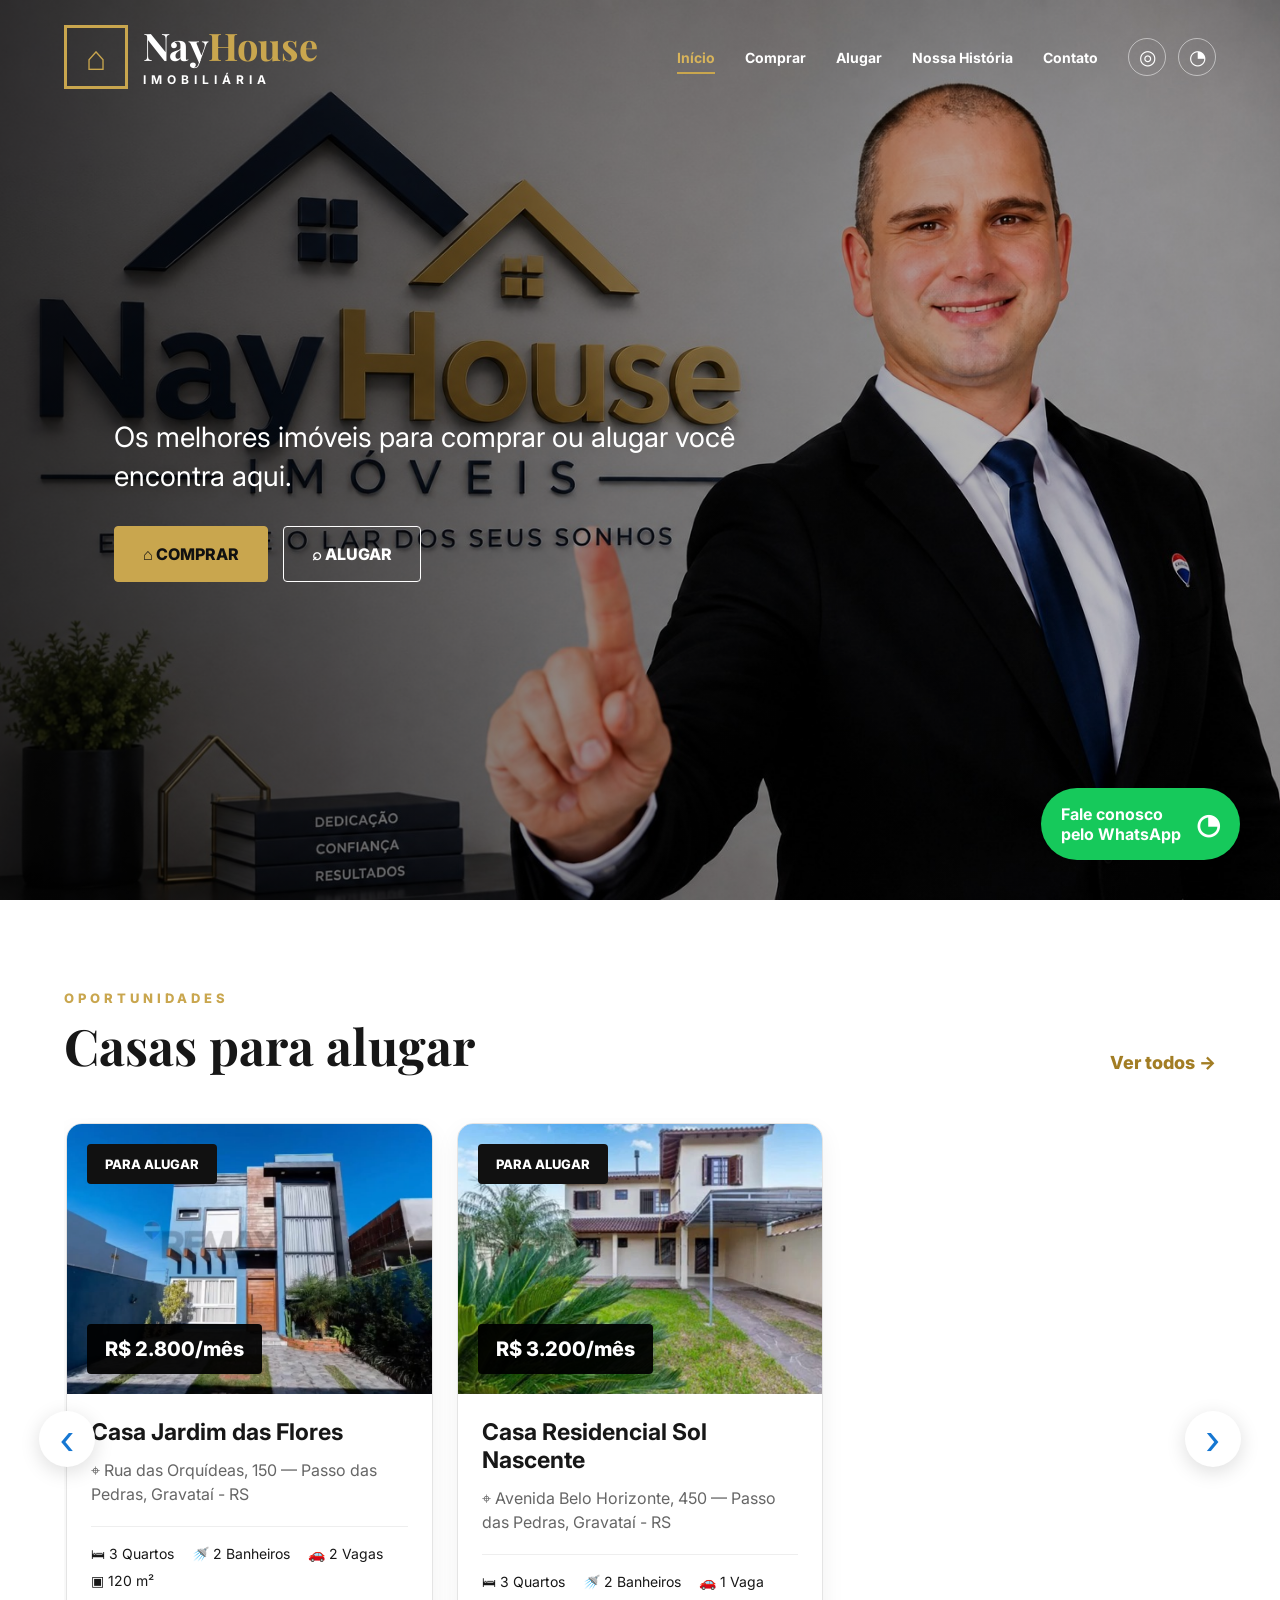
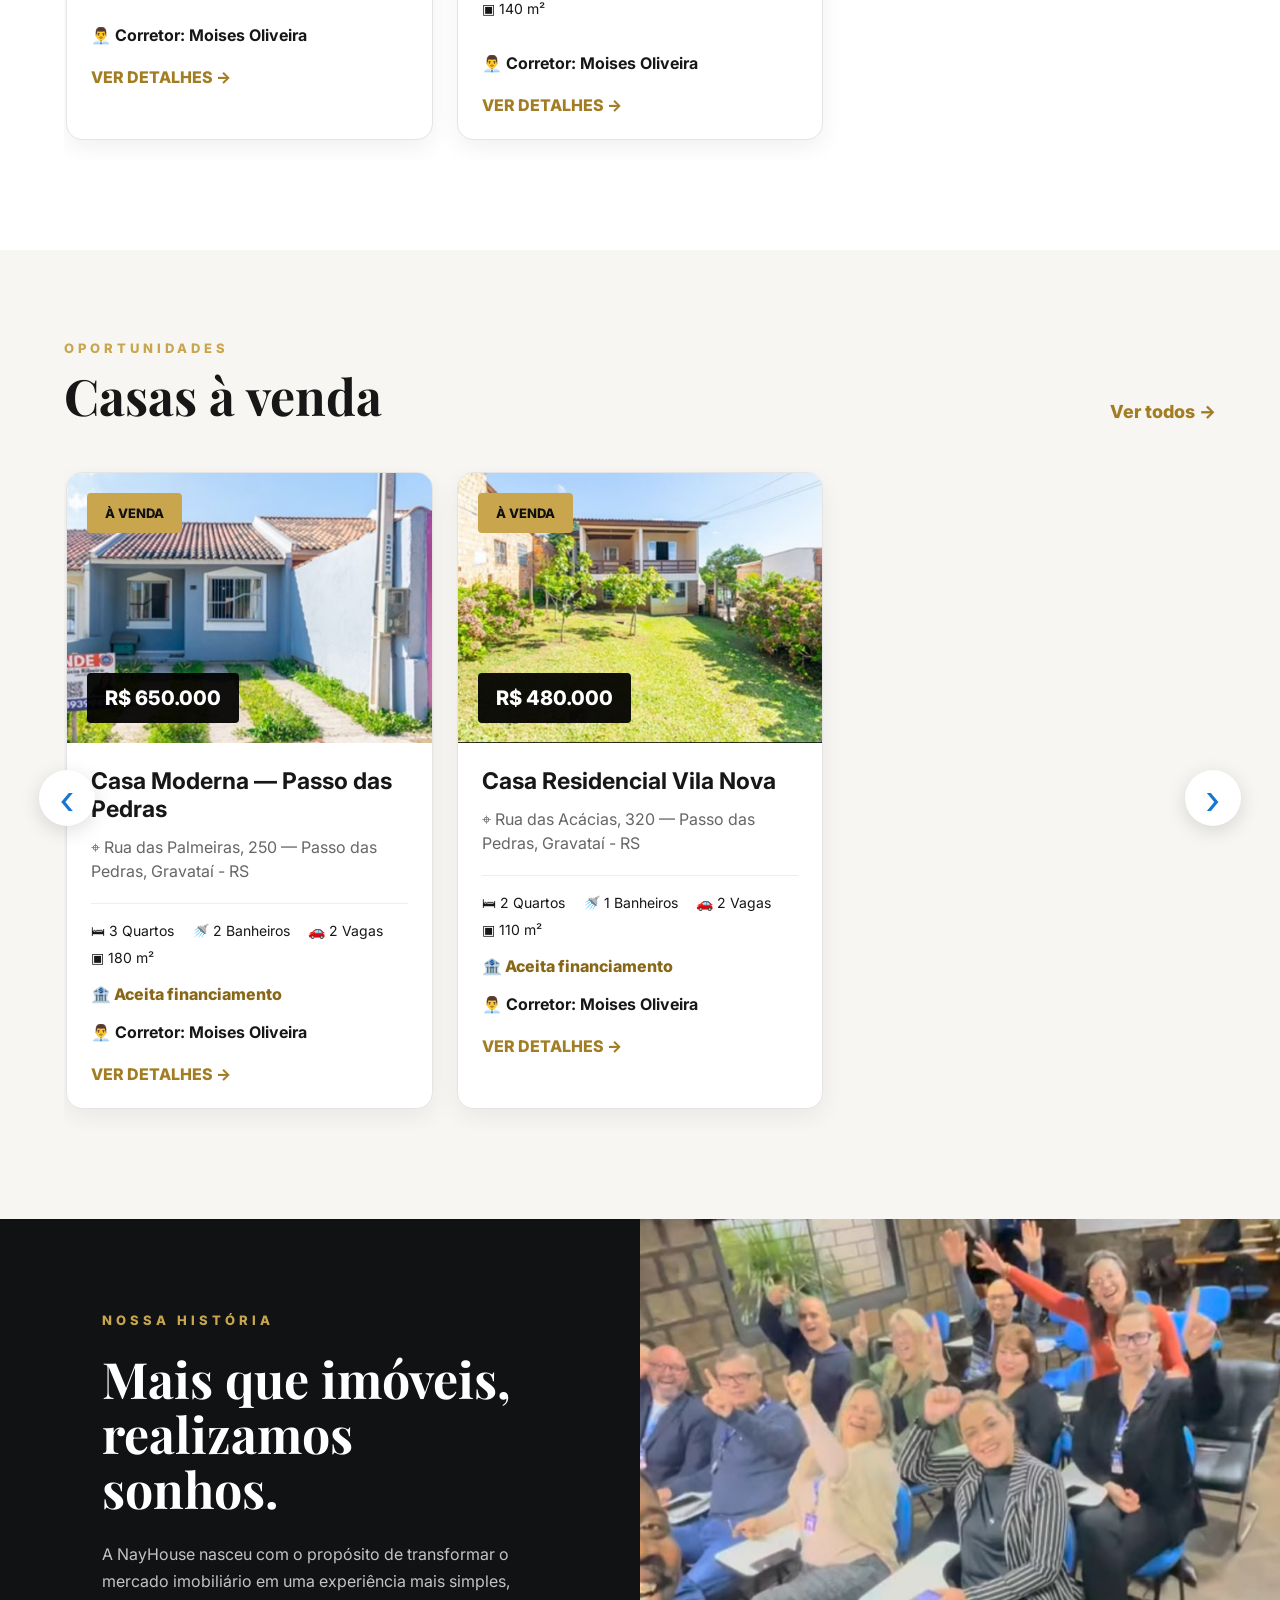
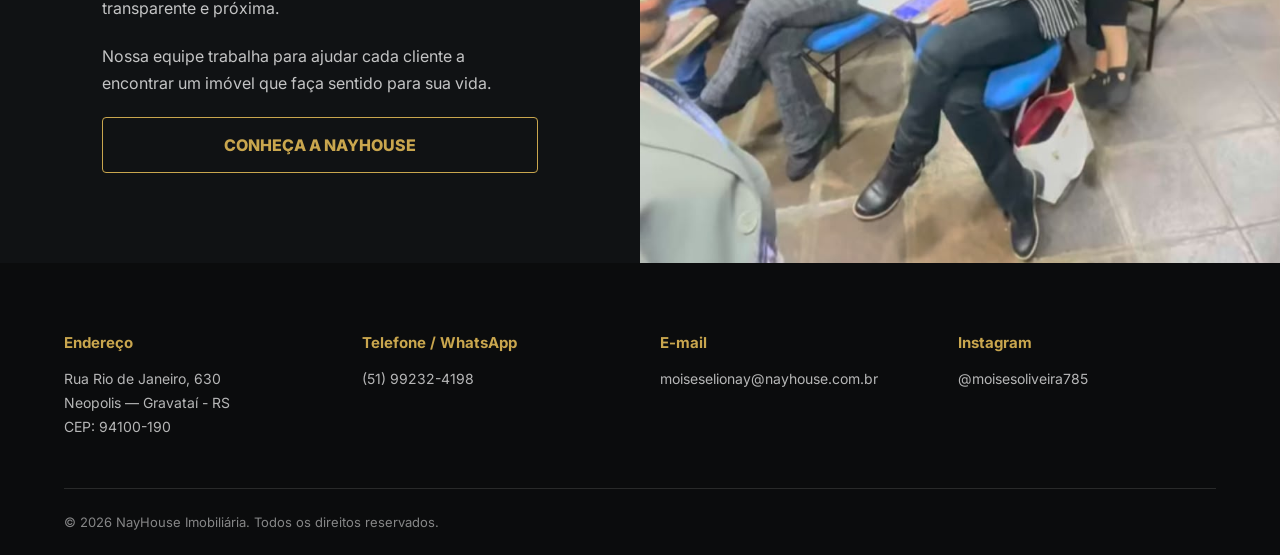
<file: index.html>
<!DOCTYPE html>
<html lang="pt-BR">

<head>
    <meta charset="UTF-8">
    <meta name="viewport" content="width=device-width, initial-scale=1.0">

    <meta name="description"
        content="NayHouse Imobiliária - imóveis para comprar ou alugar em Gravataí.">

    <title>NayHouse | Imobiliária</title>

    <link rel="preconnect" href="https://fonts.googleapis.com">
    <link rel="preconnect" href="https://fonts.gstatic.com" crossorigin>

    <link
        href="https://fonts.googleapis.com/css2?family=Inter:wght@400;500;600;700;800&family=Playfair+Display:wght@600;700&display=swap"
        rel="stylesheet">

    <link rel="stylesheet" href="css/style.css">
</head>

<body>

    <!-- CABEÇALHO -->
    <header class="site-header">

        <a class="brand" href="index.html">
            <span class="brand-mark">⌂</span>

            <span>
                Nay<span>House</span>
                <small>IMOBILIÁRIA</small>
            </span>
        </a>

        <button class="menu-toggle"
            aria-label="Abrir menu"
            aria-expanded="false">
            ☰
        </button>

        <nav class="nav">
            <a class="active" href="index.html">Início</a>
            <a href="comprar.html">Comprar</a>
            <a href="alugar.html">Alugar</a>
            <a href="sobre.html">Nossa História</a>
            <a href="contato.html">Contato</a>
        </nav>

        <!-- REDES SOCIAIS -->
        <div class="header-social">

            <!-- INSTAGRAM -->
            <a
                href="https://www.instagram.com/moisesoliveira785/"
                target="_blank"
                rel="noopener noreferrer"
                aria-label="Instagram de Moises Oliveira"
                title="Instagram @moisesoliveira785">
                ◎
            </a>

            <!-- WHATSAPP -->
            <a
                href="https://wa.me/5551992324198"
                target="_blank"
                rel="noopener noreferrer"
                aria-label="WhatsApp NayHouse"
                title="Falar pelo WhatsApp">
                ◔
            </a>

        </div>

    </header>


    <main>

        <!-- HERO -->
        <section class="hero">

            <div class="hero-overlay"></div>

            <div class="hero-content">

                <p class="hero-text">
                    Os melhores imóveis para comprar ou alugar
                    você encontra aqui.
                </p>

                <div class="hero-buttons">

                    <a class="btn btn-gold" href="#comprar">
                        ⌂ Comprar
                    </a>

                    <a class="btn btn-outline" href="#alugar">
                        ⌕ Alugar
                    </a>

                </div>

            </div>


            <!-- WHATSAPP FLUTUANTE -->
            <a
                class="whatsapp-float"
                href="https://wa.me/5551992324198"
                target="_blank"
                rel="noopener noreferrer"
                aria-label="Fale conosco pelo WhatsApp">

                <span>
                    Fale conosco<br>
                    pelo WhatsApp
                </span>

                <b>◔</b>

            </a>

        </section>


        <!-- CASAS PARA ALUGAR -->
        <section class="section" id="alugar">

            <div class="section-head">

                <div>
                    <p class="eyebrow dark">
                        OPORTUNIDADES
                    </p>

                    <h2>
                        Casas para alugar
                    </h2>
                </div>

                <a class="text-link" href="alugar.html">
                    Ver todos →
                </a>

            </div>


            <div class="carousel">

                <button
                    class="carousel-btn prev"
                    data-carousel="rentals">
                    ‹
                </button>

                <div
                    class="carousel-track"
                    id="rentals">
                </div>

                <button
                    class="carousel-btn next"
                    data-carousel="rentals">
                    ›
                </button>

            </div>

        </section>


        <!-- CASAS À VENDA -->
        <section class="section alt" id="comprar">

            <div class="section-head">

                <div>
                    <p class="eyebrow dark">
                        OPORTUNIDADES
                    </p>

                    <h2>
                        Casas à venda
                    </h2>
                </div>

                <a class="text-link" href="comprar.html">
                    Ver todos →
                </a>

            </div>


            <div class="carousel">

                <button
                    class="carousel-btn prev"
                    data-carousel="sales">
                    ‹
                </button>

                <div
                    class="carousel-track"
                    id="sales">
                </div>

                <button
                    class="carousel-btn next"
                    data-carousel="sales">
                    ›
                </button>

            </div>

        </section>


        <!-- NOSSA HISTÓRIA -->
        <section class="story">

            <div class="story-copy">

                <p class="eyebrow gold">
                    NOSSA HISTÓRIA
                </p>

                <h2>
                    Mais que imóveis,<br>
                    realizamos sonhos.
                </h2>

                <p>
                    A NayHouse nasceu com o propósito de transformar
                    o mercado imobiliário em uma experiência mais
                    simples, transparente e próxima.
                </p>

                <p>
                    Nossa equipe trabalha para ajudar cada cliente
                    a encontrar um imóvel que faça sentido para sua vida.
                </p>

                <a
                    class="btn btn-outline gold-outline"
                    href="sobre.html">
                    Conheça a NayHouse
                </a>

            </div>

            <div class="story-image"></div>

        </section>

    </main>


    <!-- RODAPÉ -->
    <footer>

        <div class="footer-grid">

            <div>
                <h3>Endereço</h3>

                <p>
                    Rua Rio de Janeiro, 630<br>
                    Neopolis — Gravataí - RS<br>
                    CEP: 94100-190
                </p>
            </div>


            <div>
                <h3>Telefone / WhatsApp</h3>

                <p>
                    <a
                        href="https://wa.me/5551992324198"
                        target="_blank"
                        rel="noopener noreferrer">
                        (51) 99232-4198
                    </a>
                </p>
            </div>


            <div>
                <h3>E-mail</h3>

                <p>
                    <a href="mailto:moiseselionay@nayhouse.com.br">
                        moiseselionay@nayhouse.com.br
                    </a>
                </p>
            </div>


            <!-- INSTAGRAM NO RODAPÉ -->
            <div>
                <h3>Instagram</h3>

                <p>
                    <a
                        href="https://www.instagram.com/moisesoliveira785/"
                        target="_blank"
                        rel="noopener noreferrer"
                        aria-label="Instagram @moisesoliveira785">

                        @moisesoliveira785

                    </a>
                </p>
            </div>

        </div>


        <div class="footer-bottom">

            © <span data-year></span>
            NayHouse Imobiliária.
            Todos os direitos reservados.

        </div>

    </footer>


    <!-- JAVASCRIPT -->
    <script src="js/data.js"></script>
    <script src="js/script.js"></script>

</body>

</html>
</file>
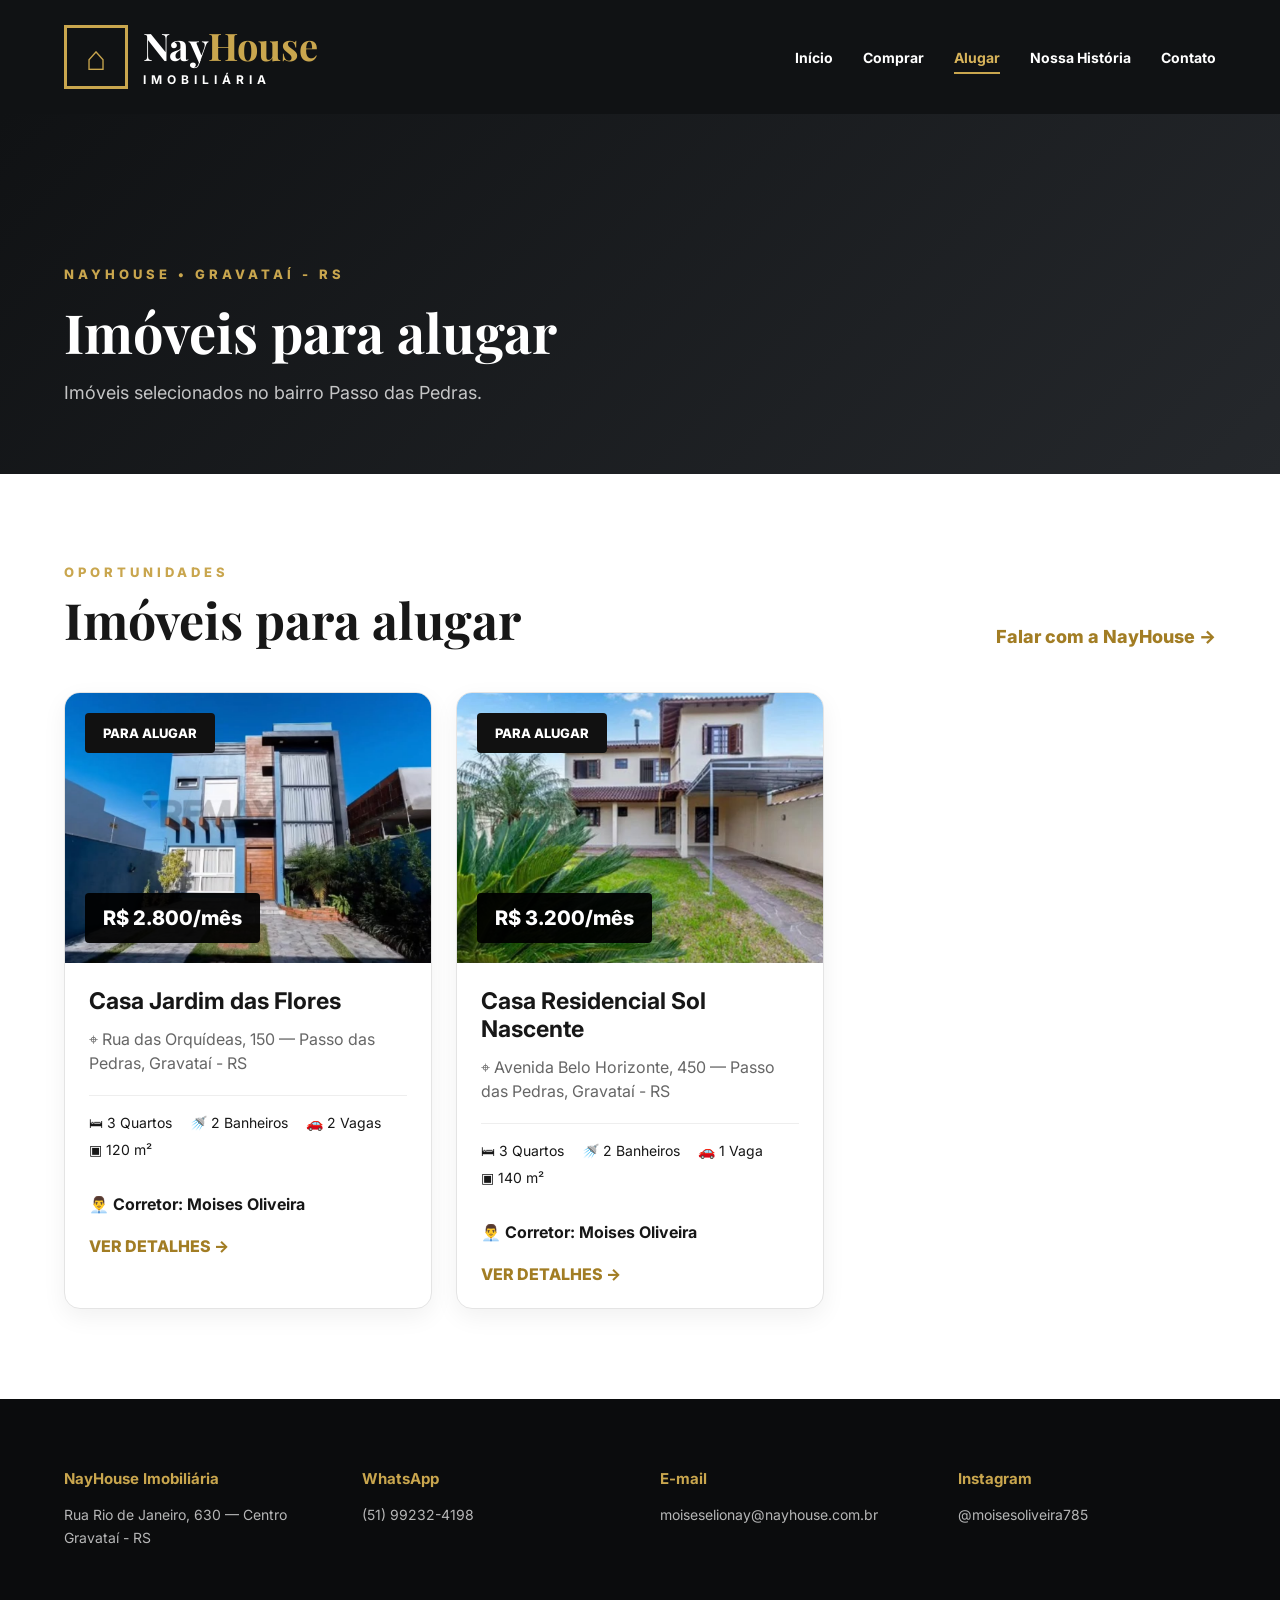
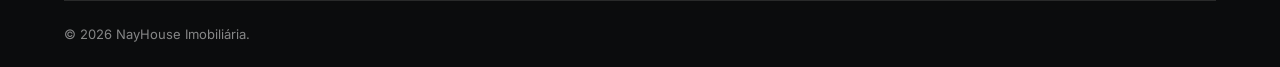
<file: alugar.html>
<!DOCTYPE html><html lang="pt-BR"><head><meta charset="UTF-8"><meta name="viewport" content="width=device-width,initial-scale=1.0"><title>Imóveis para alugar | NayHouse</title><link rel="preconnect" href="https://fonts.googleapis.com"><link rel="preconnect" href="https://fonts.gstatic.com" crossorigin><link href="https://fonts.googleapis.com/css2?family=Inter:wght@400;600;700;800&family=Playfair+Display:wght@600;700&display=swap" rel="stylesheet"><link rel="stylesheet" href="css/style.css"></head><body>
<header class="site-header inner-header"><a class="brand" href="index.html"><span class="brand-mark">⌂</span><span>Nay<span>House</span><small>IMOBILIÁRIA</small></span></a><button class="menu-toggle">☰</button><nav class="nav"><a href="index.html">Início</a><a href="comprar.html">Comprar</a><a class="active" href="alugar.html">Alugar</a><a href="sobre.html">Nossa História</a><a href="contato.html">Contato</a></nav></header>
<main><section class="page-hero"><div><p class="eyebrow dark">NAYHOUSE • GRAVATAÍ - RS</p><h1>Imóveis para alugar</h1><p>Imóveis selecionados no bairro Passo das Pedras.</p></div></section><section class="section"><div class="section-head"><div><p class="eyebrow dark">OPORTUNIDADES</p><h2>Imóveis para alugar</h2></div><a class="text-link" href="contato.html">Falar com a NayHouse →</a></div><div class="property-grid" id="property-grid"></div></section></main>
<footer><div class="footer-grid"><div><h3>NayHouse Imobiliária</h3><p>Rua Rio de Janeiro, 630 — Centro<br>Gravataí - RS</p></div><div><h3>WhatsApp</h3><p>(51) 99232-4198</p></div><div><h3>E-mail</h3><p>moiseselionay@nayhouse.com.br</p></div><div><h3>Instagram</h3><p>@moisesoliveira785</p></div></div><div class="footer-bottom">© <span data-year></span> NayHouse Imobiliária.</div></footer>
<script src="js/data.js"></script><script src="js/script.js"></script><script>document.getElementById('property-grid').innerHTML=NAYHOUSE.properties.filter(p=>p.status==='Aluguel').map(propertyCard).join('');</script></body></html>
</file>
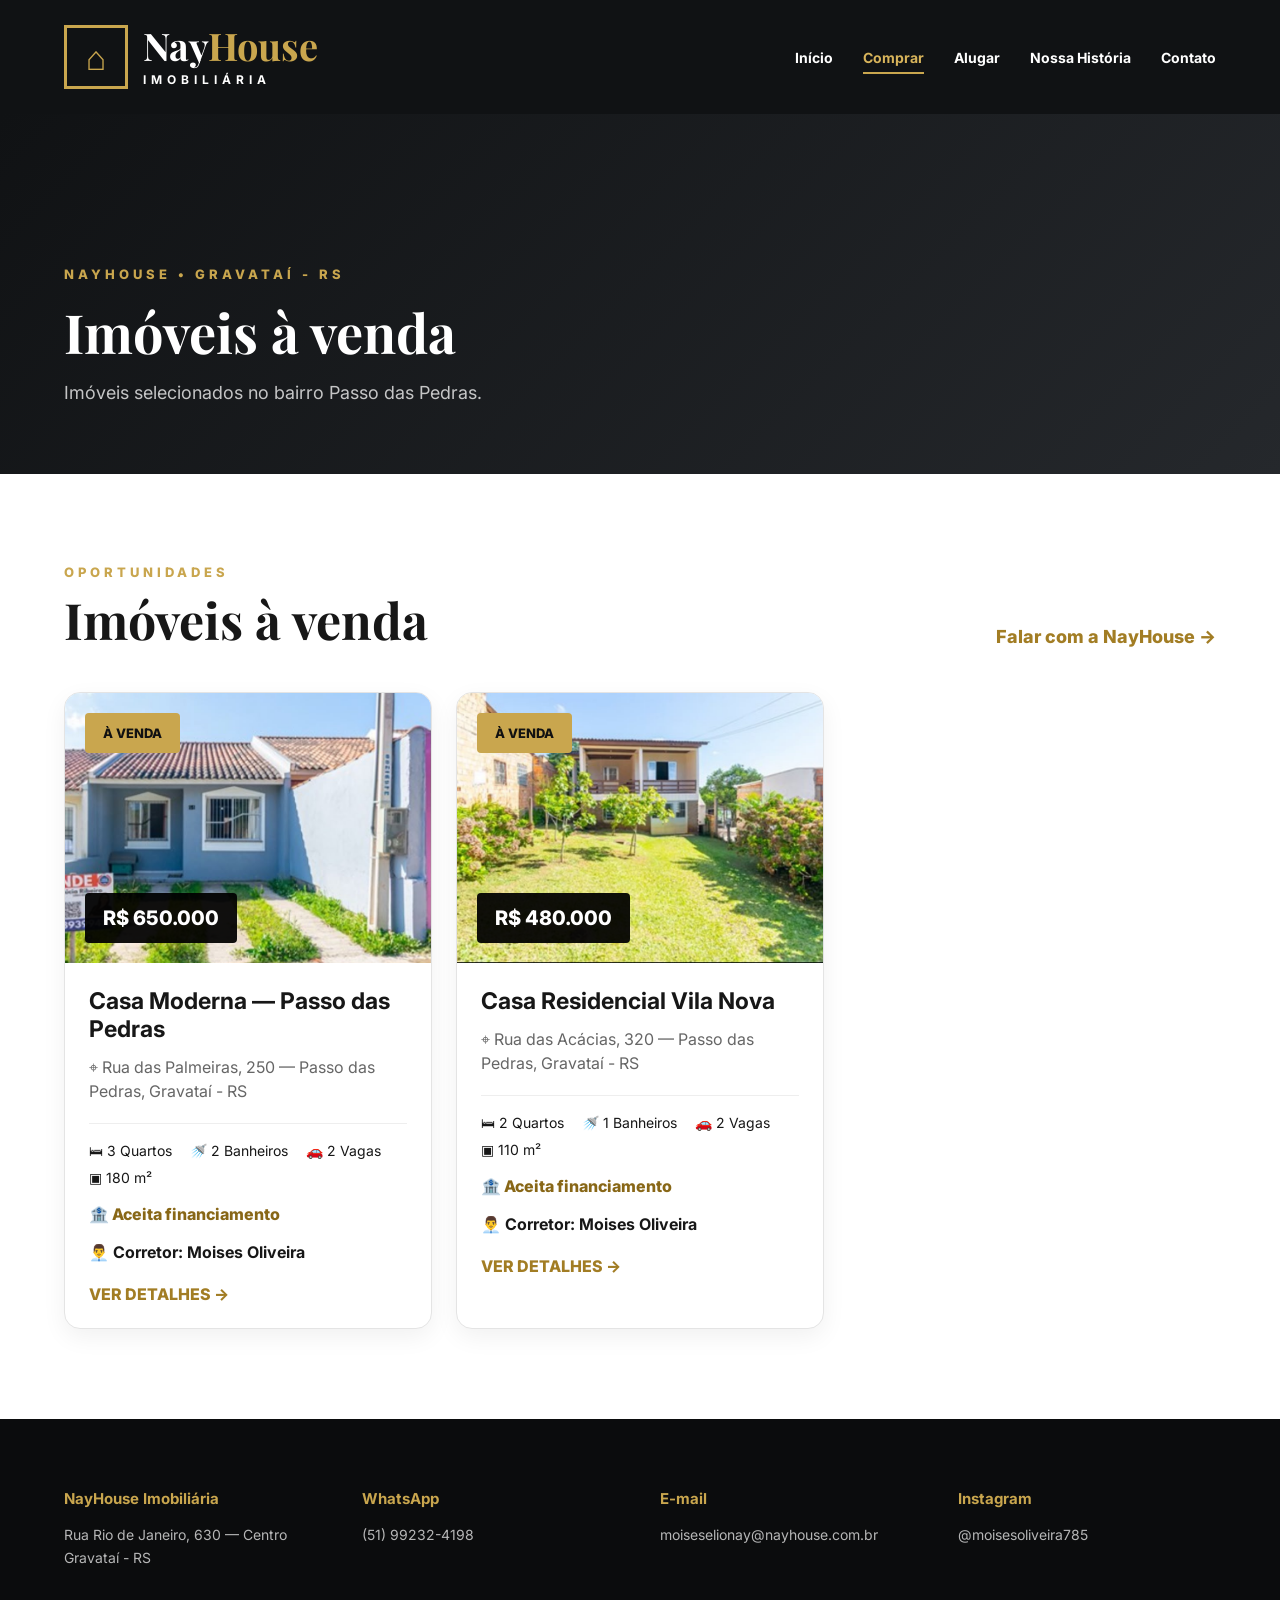
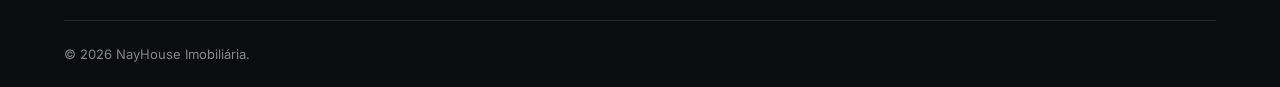
<file: comprar.html>
<!DOCTYPE html><html lang="pt-BR"><head><meta charset="UTF-8"><meta name="viewport" content="width=device-width,initial-scale=1.0"><title>Imóveis à venda | NayHouse</title><link rel="preconnect" href="https://fonts.googleapis.com"><link rel="preconnect" href="https://fonts.gstatic.com" crossorigin><link href="https://fonts.googleapis.com/css2?family=Inter:wght@400;600;700;800&family=Playfair+Display:wght@600;700&display=swap" rel="stylesheet"><link rel="stylesheet" href="css/style.css"></head><body>
<header class="site-header inner-header"><a class="brand" href="index.html"><span class="brand-mark">⌂</span><span>Nay<span>House</span><small>IMOBILIÁRIA</small></span></a><button class="menu-toggle">☰</button><nav class="nav"><a href="index.html">Início</a><a class="active" href="comprar.html">Comprar</a><a href="alugar.html">Alugar</a><a href="sobre.html">Nossa História</a><a href="contato.html">Contato</a></nav></header>
<main><section class="page-hero"><div><p class="eyebrow dark">NAYHOUSE • GRAVATAÍ - RS</p><h1>Imóveis à venda</h1><p>Imóveis selecionados no bairro Passo das Pedras.</p></div></section><section class="section"><div class="section-head"><div><p class="eyebrow dark">OPORTUNIDADES</p><h2>Imóveis à venda</h2></div><a class="text-link" href="contato.html">Falar com a NayHouse →</a></div><div class="property-grid" id="property-grid"></div></section></main>
<footer><div class="footer-grid"><div><h3>NayHouse Imobiliária</h3><p>Rua Rio de Janeiro, 630 — Centro<br>Gravataí - RS</p></div><div><h3>WhatsApp</h3><p>(51) 99232-4198</p></div><div><h3>E-mail</h3><p>moiseselionay@nayhouse.com.br</p></div><div><h3>Instagram</h3><p>@moisesoliveira785</p></div></div><div class="footer-bottom">© <span data-year></span> NayHouse Imobiliária.</div></footer>
<script src="js/data.js"></script><script src="js/script.js"></script><script>document.getElementById('property-grid').innerHTML=NAYHOUSE.properties.filter(p=>p.status==='Venda').map(propertyCard).join('');</script></body></html>
</file>
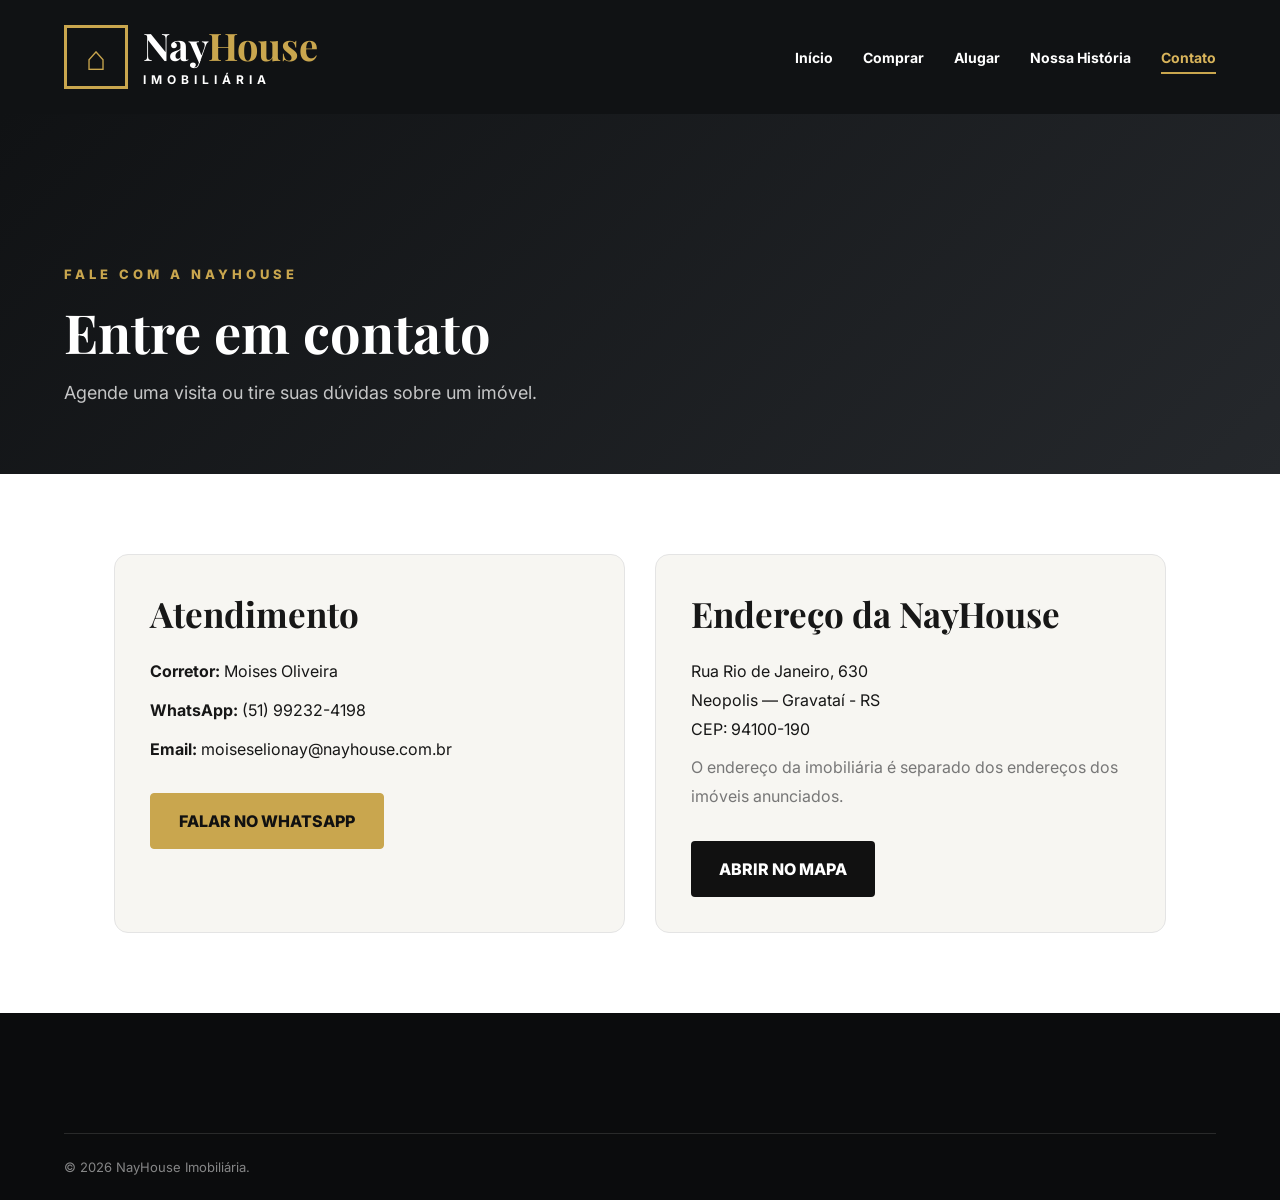
<file: contato.html>
<!DOCTYPE html><html lang="pt-BR"><head><meta charset="UTF-8"><meta name="viewport" content="width=device-width,initial-scale=1.0"><title>Contato | NayHouse</title><link rel="preconnect" href="https://fonts.googleapis.com"><link rel="preconnect" href="https://fonts.gstatic.com" crossorigin><link href="https://fonts.googleapis.com/css2?family=Inter:wght@400;600;700;800&family=Playfair+Display:wght@600;700&display=swap" rel="stylesheet"><link rel="stylesheet" href="css/style.css"></head><body>
<header class="site-header inner-header"><a class="brand" href="index.html"><span class="brand-mark">⌂</span><span>Nay<span>House</span><small>IMOBILIÁRIA</small></span></a><button class="menu-toggle">☰</button><nav class="nav"><a href="index.html">Início</a><a href="comprar.html">Comprar</a><a href="alugar.html">Alugar</a><a href="sobre.html">Nossa História</a><a class="active" href="contato.html">Contato</a></nav></header>
<main><section class="page-hero"><div><p class="eyebrow dark">FALE COM A NAYHOUSE</p><h1>Entre em contato</h1><p>Agende uma visita ou tire suas dúvidas sobre um imóvel.</p></div></section><section class="contact-grid"><div><h2>Atendimento</h2><p><strong>Corretor:</strong> Moises Oliveira</p><p><strong>WhatsApp:</strong> (51) 99232-4198</p><p><strong>Email:</strong> moiseselionay@nayhouse.com.br</p><a class="btn btn-gold" href="https://wa.me/5551992324198" target="_blank">Falar no WhatsApp</a></div><div><h2>Endereço da NayHouse</h2><p>Rua Rio de Janeiro, 630<br>Neopolis — Gravataí - RS<br>CEP: 94100-190</p><p class="muted">O endereço da imobiliária é separado dos endereços dos imóveis anunciados.</p><a class="btn btn-dark" href="https://www.google.com/maps/search/?api=1&query=Gravatai%20RS" target="_blank">Abrir no mapa</a></div></section></main><footer><div class="footer-bottom">© <span data-year></span> NayHouse Imobiliária.</div></footer><script src="js/script.js"></script></body></html>
</file>
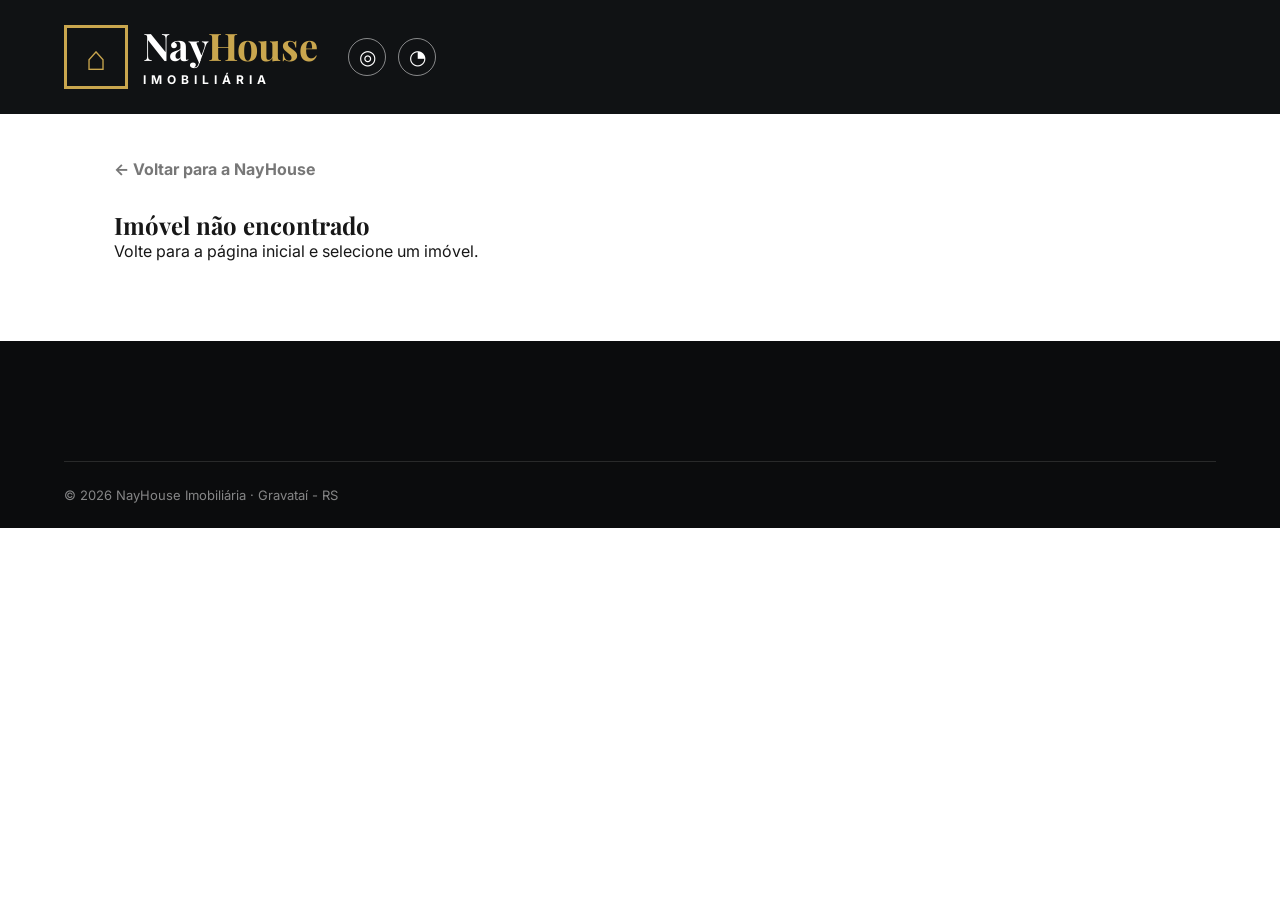
<file: imovel.html>
<!DOCTYPE html><html lang="pt-BR"><head><meta charset="UTF-8"><meta name="viewport" content="width=device-width,initial-scale=1.0"><title>Imóvel | NayHouse</title><link rel="preconnect" href="https://fonts.googleapis.com"><link rel="preconnect" href="https://fonts.gstatic.com" crossorigin><link href="https://fonts.googleapis.com/css2?family=Inter:wght@400;500;600;700;800&family=Playfair+Display:wght@600;700&display=swap" rel="stylesheet"><link rel="stylesheet" href="css/style.css"></head><body>
<header class="site-header detail-header"><a class="brand" href="index.html"><span class="brand-mark">⌂</span><span>Nay<span>House</span><small>IMOBILIÁRIA</small></span></a><div class="header-social"><a href="https://instagram.com/moisesoliveira785" target="_blank">◎</a><a href="https://wa.me/5551992324198" target="_blank">◔</a></div></header>
<main class="detail-wrap"><a class="back-link" href="index.html">← Voltar para a NayHouse</a><div id="property"></div></main><footer><div class="footer-bottom">© <span id="year"></span> NayHouse Imobiliária · Gravataí - RS</div></footer>
<script src="js/data.js"></script><script>const id=new URLSearchParams(location.search).get('id'),p=NAYHOUSE.properties.find(x=>x.id===id),root=document.getElementById('property');document.getElementById('year').textContent=new Date().getFullYear();if(!p)root.innerHTML='<div class="detail-info"><h2>Imóvel não encontrado</h2><p>Volte para a página inicial e selecione um imóvel.</p></div>';else root.innerHTML=`<div class="detail-grid"><div class="detail-gallery" style="background-image:url('imagens/${p.image}')"></div><article class="detail-info"><p class="eyebrow dark">${p.status==='Venda'?'IMÓVEL À VENDA':'IMÓVEL PARA ALUGAR'}</p><h1>${p.title}</h1><div class="detail-price">${p.price}</div><p class="detail-address">⌖ ${p.address}</p><div class="detail-features"><div class="detail-feature">🛏️ <strong>${p.beds}</strong> quartos</div><div class="detail-feature">🚿 <strong>${p.baths}</strong> banheiros</div><div class="detail-feature">🚗 <strong>${p.parking}</strong> vagas</div><div class="detail-feature">📐 <strong>${p.area}</strong> de área</div></div>${p.finance?'<div class="detail-finance">🏦 Aceita financiamento</div>':''}<div class="agent-box"><strong>Corretor: Moises Oliveira</strong><span>Atendimento NayHouse</span></div><a class="full-whats" href="https://wa.me/5551992324198?text=Olá%20Moises,%20tenho%20interesse%20no%20imóvel%20${encodeURIComponent(p.title)}" target="_blank">💬 Falar com Moises no WhatsApp</a><p class="detail-description">Imóvel localizado no bairro Passo das Pedras, em Gravataí - RS. Entre em contato para receber mais informações, agendar uma visita e conhecer todos os detalhes desta oportunidade.</p></article></div>`;</script></body></html>
</file>
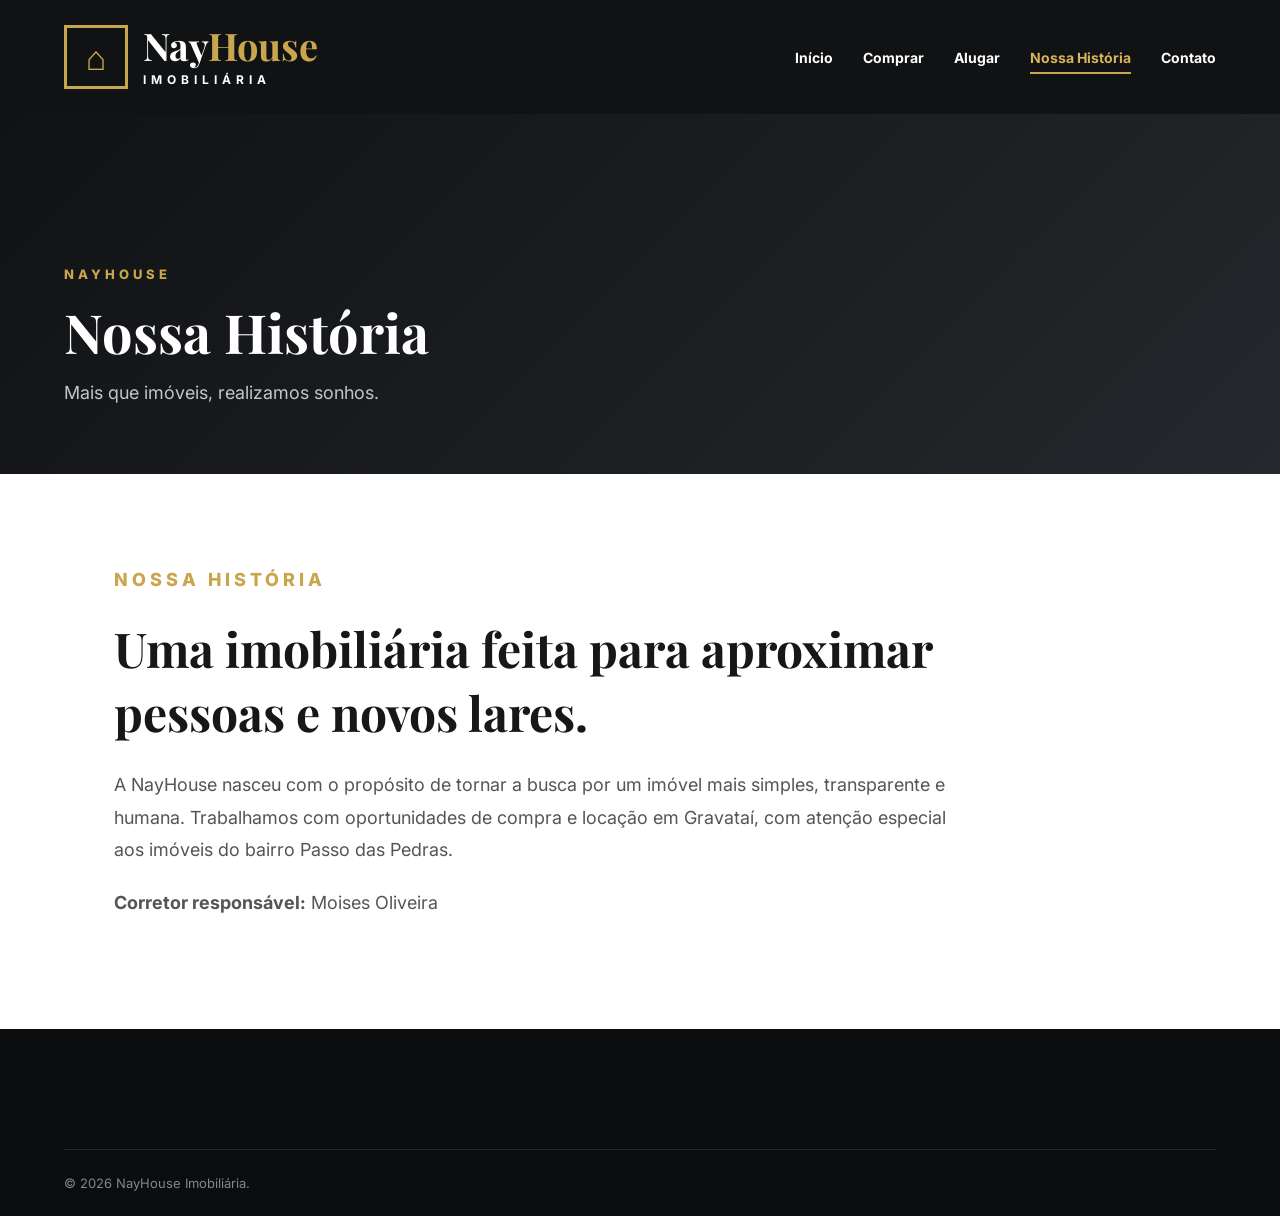
<file: sobre.html>
<!DOCTYPE html><html lang="pt-BR"><head><meta charset="UTF-8"><meta name="viewport" content="width=device-width,initial-scale=1.0"><title>Nossa História | NayHouse</title><link rel="preconnect" href="https://fonts.googleapis.com"><link rel="preconnect" href="https://fonts.gstatic.com" crossorigin><link href="https://fonts.googleapis.com/css2?family=Inter:wght@400;600;700;800&family=Playfair+Display:wght@600;700&display=swap" rel="stylesheet"><link rel="stylesheet" href="css/style.css"></head><body>
<header class="site-header inner-header"><a class="brand" href="index.html"><span class="brand-mark">⌂</span><span>Nay<span>House</span><small>IMOBILIÁRIA</small></span></a><button class="menu-toggle">☰</button><nav class="nav"><a href="index.html">Início</a><a href="comprar.html">Comprar</a><a href="alugar.html">Alugar</a><a class="active" href="sobre.html">Nossa História</a><a href="contato.html">Contato</a></nav></header>
<main><section class="page-hero"><div><p class="eyebrow dark">NAYHOUSE</p><h1>Nossa História</h1><p>Mais que imóveis, realizamos sonhos.</p></div></section><section class="story-wide"><div><p class="eyebrow gold">NOSSA HISTÓRIA</p><h2>Uma imobiliária feita para aproximar pessoas e novos lares.</h2><p>A NayHouse nasceu com o propósito de tornar a busca por um imóvel mais simples, transparente e humana. Trabalhamos com oportunidades de compra e locação em Gravataí, com atenção especial aos imóveis do bairro Passo das Pedras.</p><p><strong>Corretor responsável:</strong> Moises Oliveira</p></div></section></main><footer><div class="footer-bottom">© <span data-year></span> NayHouse Imobiliária.</div></footer><script src="js/script.js"></script></body></html>
</file>
<file: css/style.css>
:root {
    --gold: #c9a64e;
    --gold2: #d8b45b;
    --dark: #101214;
    --light: #f7f6f2;
    --text: #171717;
    --border: #e4e4e4;
    --title: 'Playfair Display', serif;
    --main: 'Inter', sans-serif;
}

* {
    box-sizing: border-box;
    margin: 0;
    padding: 0;
}

html {
    scroll-behavior: smooth;
}

body {
    font-family: var(--main);
    color: var(--text);
    overflow-x: hidden;
}

a {
    text-decoration: none;
    color: inherit;
}

button {
    font: inherit;
}

/* =========================================
   CABEÇALHO
   ========================================= */

.site-header {
    position: absolute;
    top: 0;
    left: 0;
    right: 0;
    z-index: 20;

    display: flex;
    align-items: center;

    padding: 25px 5vw;

    color: #fff;
}

.inner-header,
.detail-header {
    position: relative;
    background: var(--dark);
}

.brand {
    display: flex;
    align-items: center;
    gap: 15px;

    font: 700 38px/1 var(--title);
}

.brand > span:last-child > span {
    color: var(--gold);
}

.brand small {
    display: block;

    font: 700 12px var(--main);
    letter-spacing: 5px;

    margin-top: 7px;
}

.brand-mark {
    width: 64px;
    height: 64px;

    border: 3px solid var(--gold);

    display: grid;
    place-items: center;

    color: var(--gold);
    font: 34px var(--main);
}

/* =========================================
   MENU DESKTOP
   ========================================= */

.nav {
    display: flex;
    gap: 30px;
    margin-left: auto;
}

.nav a {
    font-size: 14px;
    font-weight: 700;
    position: relative;
}

.nav a:hover,
.nav a.active {
    color: var(--gold2);
}

.nav a.active::after {
    content: '';

    position: absolute;

    left: 0;
    right: 0;
    bottom: -8px;

    height: 2px;

    background: var(--gold);
}

.header-social {
    display: flex;
    gap: 12px;

    margin-left: 30px;
}

.header-social a {
    width: 38px;
    height: 38px;

    border: 1px solid #ffffff80;
    border-radius: 50%;

    display: grid;
    place-items: center;

    font-size: 20px;
}

.menu-toggle {
    display: none;

    margin-left: auto;

    background: none;
    border: 0;

    color: #fff;
    font-size: 30px;
}

/* =========================================
   CAPA / HERO
   ========================================= */

.hero {
    height: 100vh;
    min-height: 680px;

    position: relative;

    display: flex;
    align-items: center;

    background: url('../imagens/capa.jpg') center/cover no-repeat;
}

.hero-overlay {
    position: absolute;
    inset: 0;

    background: linear-gradient(
        90deg,
        #000b,
        #0006 50%,
        #0003
    );
}

.hero-content {
    position: relative;
    z-index: 2;

    width: min(1180px, 100%);

    margin: auto;

    padding: 180px 5vw 80px;
}

.hero-text {
    max-width: 700px;

    color: #fff;

    font-size: 28px;
    line-height: 1.4;

    margin-bottom: 30px;
}

.hero-buttons {
    display: flex;
    gap: 15px;
}

/* =========================================
   BOTÕES
   ========================================= */

.btn {
    min-height: 56px;

    padding: 14px 28px;

    display: inline-flex;
    align-items: center;
    justify-content: center;

    border-radius: 4px;

    font-weight: 800;
    text-transform: uppercase;
}

.btn-gold {
    background: var(--gold);

    border: 1px solid var(--gold);

    color: #111;
}

.btn-outline {
    background: transparent;

    border: 1px solid #fff;

    color: #fff;
}

.gold-outline {
    border-color: var(--gold);
    color: var(--gold);
}

.btn-dark {
    background: #111;
    color: #fff;
}

/* =========================================
   WHATSAPP FLUTUANTE
   ========================================= */

.whatsapp-float {
    position: absolute;

    right: 40px;
    bottom: 40px;

    z-index: 4;

    background: #16c95b;
    color: #fff;

    border-radius: 50px;

    padding: 16px 20px;

    display: flex;
    align-items: center;
    gap: 15px;

    font-weight: 700;
}

.whatsapp-float b {
    font-size: 28px;
}

/* =========================================
   SEÇÕES
   ========================================= */

.section {
    padding: 90px 5vw;
}

.section.alt {
    background: var(--light);
}

.section-head {
    width: min(1180px, 100%);

    margin: 0 auto 45px;

    display: flex;
    justify-content: space-between;
    align-items: flex-end;

    gap: 25px;
}

.eyebrow {
    font-size: 13px;
    font-weight: 800;
    letter-spacing: 4px;

    margin-bottom: 14px;
}

.eyebrow.dark,
.eyebrow.gold {
    color: var(--gold);
}

h2,
.story-copy h2,
.story-wide h2,
.detail-info h1,
.page-hero h1 {
    font-family: var(--title);
}

.section h2 {
    font-size: 50px;
    line-height: 1.05;
}

.text-link {
    color: #a27d24;

    font-weight: 800;
    font-size: 18px;
}

/* =========================================
   CARROSSEL
   ========================================= */

.carousel {
    width: min(1180px, 100%);

    margin: auto;

    position: relative;
}

.carousel-track {
    display: flex;

    gap: 24px;

    overflow-x: auto;

    scroll-snap-type: x mandatory;

    scrollbar-width: none;

    padding: 5px 2px 20px;
}

.carousel-track::-webkit-scrollbar {
    display: none;
}

.card {
    flex: 0 0 calc((100% - 48px) / 3);

    background: #fff;

    border: 1px solid var(--border);

    border-radius: 16px;

    overflow: hidden;

    box-shadow: 0 8px 25px #0000000f;

    scroll-snap-align: start;

    cursor: pointer;
}

.card-media {
    height: 270px;

    background-size: cover;
    background-position: center;

    position: relative;
}

.tag {
    position: absolute;

    top: 20px;
    left: 20px;

    background: #111;
    color: #fff;

    padding: 12px 18px;

    border-radius: 4px;

    font-size: 13px;
    font-weight: 800;
}

.tag.sale {
    background: var(--gold);
    color: #111;
}

.price {
    position: absolute;

    left: 20px;
    bottom: 20px;

    background: #000e;
    color: #fff;

    padding: 13px 18px;

    border-radius: 4px;

    font-size: 20px;
    font-weight: 800;
}

.card-body {
    padding: 24px;
}

.card-body h3 {
    font-size: 23px;
    margin-bottom: 12px;
}

.address {
    color: #666;

    line-height: 1.5;

    margin-bottom: 20px;
}

.features {
    display: flex;
    flex-wrap: wrap;

    gap: 10px 18px;

    border-top: 1px solid #eee;

    padding: 18px 0;
}

.features span {
    font-size: 14px;
}

.finance {
    color: #886717;
    font-weight: 800;
}

.agent {
    margin-top: 18px;
    font-weight: 700;
}

.details-hint {
    margin-top: 22px;

    color: #a27d24;

    font-weight: 800;

    text-transform: uppercase;
}

.carousel-btn {
    position: absolute;

    top: 50%;

    transform: translateY(-50%);

    z-index: 5;

    width: 56px;
    height: 56px;

    border: 0;

    border-radius: 50%;

    background: #fff;

    color: #1677d2;

    font-size: 42px;

    box-shadow: 0 5px 20px #0002;
}

.carousel-btn.prev {
    left: -25px;
}

.carousel-btn.next {
    right: -25px;
}

/* =========================================
   HISTÓRIA
   ========================================= */

.story {
    display: grid;

    grid-template-columns: 1fr 1fr;

    background: var(--dark);

    min-height: 600px;
}

.story-copy {
    padding: 90px 8vw;

    color: #fff;

    display: flex;
    flex-direction: column;
    justify-content: center;
}

.story-copy h2 {
    font-size: 50px;
    line-height: 1.1;

    margin-bottom: 25px;
}

.story-copy p {
    max-width: 560px;

    color: #ffffffbf;

    line-height: 1.7;

    margin-bottom: 20px;
}

.story-image {
    background: url('../imagens/historia.jpg') center/cover;

    min-height: 500px;
}

/* =========================================
   PÁGINAS INTERNAS
   ========================================= */

.page-hero {
    min-height: 360px;

    padding: 150px 5vw 70px;

    background: linear-gradient(
        135deg,
        #101214,
        #25282c
    );

    color: #fff;

    display: flex;
    align-items: flex-end;
}

.page-hero > div {
    width: min(1180px, 100%);
    margin: auto;
}

.page-hero h1 {
    font-size: 54px;
    margin-bottom: 14px;
}

.page-hero p:not(.eyebrow) {
    color: #ffffffbf;
    font-size: 18px;
}

/* =========================================
   IMÓVEIS
   ========================================= */

.property-grid {
    width: min(1180px, 100%);

    margin: auto;

    display: grid;

    grid-template-columns: repeat(3, 1fr);

    gap: 24px;
}

/* =========================================
   HISTÓRIA LARGA
   ========================================= */

.story-wide {
    width: min(1180px, 100%);

    margin: auto;

    padding: 90px 5vw;
}

.story-wide > div {
    max-width: 850px;
}

.story-wide h2 {
    font-size: 48px;

    margin-bottom: 25px;
}

.story-wide p {
    font-size: 18px;

    line-height: 1.8;

    color: #555;

    margin-bottom: 20px;
}

/* =========================================
   CONTATO
   ========================================= */

.contact-grid {
    width: min(1180px, 100%);

    margin: auto;

    padding: 80px 5vw;

    display: grid;

    grid-template-columns: 1fr 1fr;

    gap: 30px;
}

.contact-grid > div {
    padding: 35px;

    background: var(--light);

    border: 1px solid var(--border);

    border-radius: 14px;
}

.contact-grid h2 {
    font-size: 35px;

    margin-bottom: 20px;
}

.contact-grid p {
    line-height: 1.8;

    margin-bottom: 10px;
}

.contact-grid .btn {
    margin-top: 20px;
}

.muted {
    color: #777;
}

/* =========================================
   DETALHES DO IMÓVEL
   ========================================= */

.detail-wrap {
    width: min(1180px, 100%);

    margin: auto;

    padding: 45px 5vw 80px;
}

.back-link {
    display: inline-block;

    color: #777;

    font-weight: 700;

    margin-bottom: 30px;
}

.detail-grid {
    display: grid;

    grid-template-columns: 1.15fr .85fr;

    gap: 40px;
}

.detail-gallery {
    min-height: 650px;

    border-radius: 16px;

    background-size: cover;
    background-position: center;
}

.detail-info h1 {
    font-size: 48px;

    line-height: 1.1;

    margin-bottom: 15px;
}

.detail-price {
    font-size: 28px;

    font-weight: 800;

    color: #9b7828;

    margin-bottom: 15px;
}

.detail-address {
    font-size: 18px;

    color: #555;

    line-height: 1.6;

    margin-bottom: 25px;
}

.detail-features {
    display: grid;

    grid-template-columns: 1fr 1fr;

    gap: 12px;
}

.detail-feature {
    padding: 18px;

    background: var(--light);

    border: 1px solid var(--border);

    border-radius: 10px;
}

.detail-finance {
    margin: 18px 0;

    color: #886717;

    font-weight: 800;
}

.agent-box {
    display: flex;

    flex-direction: column;

    gap: 7px;

    margin-top: 25px;

    padding: 22px;

    background: var(--dark);

    color: #fff;

    border-radius: 12px;
}

.agent-box strong {
    color: var(--gold);

    font-size: 18px;
}

.full-whats {
    display: flex;

    justify-content: center;

    margin-top: 20px;

    padding: 16px;

    background: #16c95b;

    color: #fff;

    border-radius: 7px;

    font-weight: 800;
}

.detail-description {
    margin-top: 25px;

    color: #666;

    line-height: 1.8;
}

/* =========================================
   RODAPÉ
   ========================================= */

footer {
    background: #0b0c0d;

    color: #fff;

    padding: 70px 5vw 25px;
}

.footer-grid {
    width: min(1180px, 100%);

    margin: auto;

    display: grid;

    grid-template-columns: repeat(4, 1fr);

    gap: 40px;
}

.footer-grid h3 {
    color: var(--gold);

    font-size: 15px;

    margin-bottom: 15px;
}

.footer-grid p {
    color: #ffffffb3;

    line-height: 1.7;

    font-size: 14px;
}

.footer-bottom {
    width: min(1180px, 100%);

    margin: 50px auto 0;

    padding-top: 25px;

    border-top: 1px solid #ffffff1f;

    color: #ffffff80;

    font-size: 13px;
}

/* =========================================
   TABLETS
   ========================================= */

@media (max-width: 1000px) {

    .nav {
        gap: 18px;
    }

    .header-social {
        display: none;
    }

    .card {
        flex-basis: calc((100% - 24px) / 2);
    }

    .property-grid {
        grid-template-columns: repeat(2, 1fr);
    }

    .detail-grid {
        grid-template-columns: 1fr;
    }

    .detail-gallery {
        min-height: 520px;
    }

    .footer-grid {
        grid-template-columns: repeat(2, 1fr);
    }
}

/* =========================================
   CELULAR
   ========================================= */

@media (max-width: 768px) {

    /* =====================================
       CABEÇALHO
       ===================================== */

    .site-header {
        position: absolute;

        top: 0;
        left: 0;

        width: 100%;

        padding: 12px 16px;

        display: flex;

        align-items: center;

        justify-content: space-between;

        z-index: 1000;
    }

    .brand {
        display: flex;

        align-items: center;

        gap: 8px;

        font-size: 30px;

        z-index: 1002;
    }

    .brand-mark {
        width: 42px;
        height: 42px;

        border-width: 2px;

        display: flex;

        align-items: center;

        justify-content: center;

        font-size: 25px;
    }

    .brand small {
        display: block;

        font-size: 7px;

        letter-spacing: 2px;

        margin-top: 4px;
    }

    /* =====================================
       BOTÃO MENU
       ===================================== */

    .menu-toggle {
        display: flex !important;

        align-items: center;

        justify-content: center;

        width: 42px;

        height: 42px;

        margin-left: auto;

        border: 1px solid rgba(255,255,255,.6);

        border-radius: 8px;

        background: rgba(0,0,0,.25);

        color: #fff;

        font-size: 22px;

        cursor: pointer;

        z-index: 1003;
    }

    /* =====================================
       MENU ABERTO
       ===================================== */

    .nav {
        display: none;

        position: absolute;

        top: 70px;

        left: 15px;

        right: 15px;

        flex-direction: column;

        align-items: stretch;

        gap: 0;

        margin: 0;

        padding: 15px;

        background: rgba(20,20,20,.97);

        border-radius: 12px;

        z-index: 1001;
    }

    .nav.open {
        display: flex;
    }

    .nav a {
        display: block;

        padding: 13px 10px;

        text-align: center;
    }

    .nav a.active::after {
        display: none;
    }

    /* =====================================
       REDES SOCIAIS
       ===================================== */

    .header-social {
        display: flex !important;

        align-items: center;

        gap: 8px;

        margin-left: 10px;

        margin-right: 8px;

        z-index: 1002;
    }

    .header-social a {
        width: 38px;

        height: 38px;

        min-width: 38px;

        display: flex !important;

        align-items: center;

        justify-content: center;

        border: 1px solid rgba(255,255,255,.65);

        border-radius: 50%;

        color: #fff;

        font-size: 18px;

        background: rgba(0,0,0,.20);
    }

    /* =====================================
       CAPA NO CELULAR
       ===================================== */

    .hero {

        /*
         * CAPA MAIS BAIXA
         */
        height: 78vh;

        /*
         * Evita a capa ficar enorme
         */
        min-height: 600px;

        /*
         * IMPORTANTE:
         * A imagem ocupa a altura da capa,
         * permitindo aparecer mais da largura.
         */
        background-size: auto 100%;

        /*
         * Centraliza a imagem.
         */
        background-position: center center;

        background-repeat: no-repeat;

        display: flex;

        align-items: center;

        position: relative;
    }

    .hero-overlay {
        background:
            linear-gradient(
                90deg,
                rgba(0,0,0,.45) 0%,
                rgba(0,0,0,.20) 50%,
                rgba(0,0,0,.42) 100%
            );
    }

    /* =====================================
       TEXTO DA CAPA
       ===================================== */

    .hero-content {

        position: absolute;

        left: 0;

        right: 0;

        bottom: 38px;

        width: 100%;

        padding: 0 24px;

        z-index: 3;
    }

    .hero-text {

        max-width: 520px;

        color: #fff;

        font-size: 21px;

        line-height: 1.35;

        margin-bottom: 20px;
    }

    /* =====================================
       BOTÕES DA CAPA
       ===================================== */

    .hero-buttons {

        display: flex;

        gap: 12px;

        width: 100%;
    }

    .hero-buttons .btn {

        flex: 1;

        min-height: 52px;

        padding: 12px 8px;

        font-size: 14px;
    }

    /* =====================================
       WHATSAPP
       ===================================== */

    .whatsapp-float {

        right: 20px;

        bottom: 18px;

        width: 58px;

        height: 58px;

        padding: 0;

        border-radius: 50%;

        justify-content: center;

        z-index: 10;
    }

    .whatsapp-float span {
        display: none;
    }

    .whatsapp-float b {
        font-size: 26px;
    }

    /* =====================================
       SEÇÕES
       ===================================== */

    .section {
        padding: 65px 28px;
    }

    .section-head {
        align-items: flex-start;
    }

    .section h2 {
        font-size: 43px;
    }

    .carousel-track {
        gap: 18px;
    }

    .card {
        flex: 0 0 100%;

        min-width: 100%;
    }

    .card-media {
        height: 310px;
    }

    .carousel-btn {

        width: 52px;

        height: 52px;

        font-size: 36px;
    }

    .carousel-btn.prev {
        left: 8px;
    }

    .carousel-btn.next {
        right: 8px;
    }

    /* =====================================
       HISTÓRIA
       ===================================== */

    .story {
        grid-template-columns: 1fr;
    }

    .story-copy {
        padding: 70px 28px;
    }

    .story-copy h2 {
        font-size: 43px;
    }

    .story-image {
        min-height: 350px;
    }

    /* =====================================
       PÁGINAS
       ===================================== */

    .page-hero {

        min-height: 300px;

        padding: 125px 28px 50px;
    }

    .page-hero h1 {
        font-size: 40px;
    }

    .property-grid,
    .contact-grid {
        grid-template-columns: 1fr;
    }

    .contact-grid {
        padding: 55px 28px;
    }

    .story-wide {
        padding: 60px 28px;
    }

    .story-wide h2 {
        font-size: 38px;
    }

    /* =====================================
       DETALHES
       ===================================== */

    .detail-wrap {
        padding: 28px 20px 60px;
    }

    .detail-gallery {
        min-height: 330px;
    }

    .detail-info h1 {
        font-size: 35px;
    }

    .detail-price {
        font-size: 23px;
    }

    .detail-features {
        grid-template-columns: 1fr 1fr;
    }

    /* =====================================
       RODAPÉ
       ===================================== */

    .footer-grid {
        grid-template-columns: 1fr;

        gap: 30px;
    }
}

/* =========================================
   CELULARES PEQUENOS
   ========================================= */

@media (max-width: 480px) {

    .site-header {
        padding: 10px 12px;
    }

    .brand {
        font-size: 25px;
    }

    .brand-mark {
        width: 38px;

        height: 38px;

        font-size: 23px;
    }

    .brand small {
        font-size: 6px;

        letter-spacing: 2px;
    }

    .header-social {

        gap: 5px;

        margin-left: 6px;

        margin-right: 5px;
    }

    .header-social a {

        width: 34px;

        height: 34px;

        min-width: 34px;

        font-size: 16px;
    }

    .menu-toggle {

        width: 36px;

        height: 36px;

        font-size: 19px;
    }

    /* =====================================
       CAPA PEQUENA
       ===================================== */

    .hero {

        /*
         * MAIS BAIXA
         */
        height: 76vh;

        min-height: 570px;

        /*
         * MAIS LARGA VISUALMENTE
         */
        background-size: auto 100%;

        /*
         * FOTO CENTRALIZADA
         */
        background-position: center center;

        background-repeat: no-repeat;
    }

    .hero-overlay {
        background:
            linear-gradient(
                90deg,
                rgba(0,0,0,.45) 0%,
                rgba(0,0,0,.18) 50%,
                rgba(0,0,0,.40) 100%
            );
    }

    .hero-content {

        bottom: 30px;

        padding-left: 20px;

        padding-right: 20px;
    }

    .hero-text {

        font-size: 19px;

        line-height: 1.35;

        margin-bottom: 19px;
    }

    .hero-buttons {
        gap: 10px;
    }

    .hero-buttons .btn {

        min-height: 50px;

        font-size: 13px;

        padding: 10px 6px;
    }

    /* =====================================
       WHATSAPP PEQUENO
       ===================================== */

    .whatsapp-float {

        right: 18px;

        bottom: 16px;

        width: 56px;

        height: 56px;
    }

    /* =====================================
       SEÇÕES
       ===================================== */

    .section {

        padding-left: 24px;

        padding-right: 24px;
    }

    .section h2 {
        font-size: 38px;
    }

    /* =====================================
       PÁGINAS
       ===================================== */

    .page-hero {

        padding-left: 24px;

        padding-right: 24px;
    }

    .page-hero h1 {
        font-size: 36px;
    }

    /* =====================================
       DETALHES
       ===================================== */

    .detail-wrap {

        padding-left: 16px;

        padding-right: 16px;
    }

    .detail-gallery {
        min-height: 280px;
    }

    .detail-info h1 {
        font-size: 30px;
    }
}
</file>
